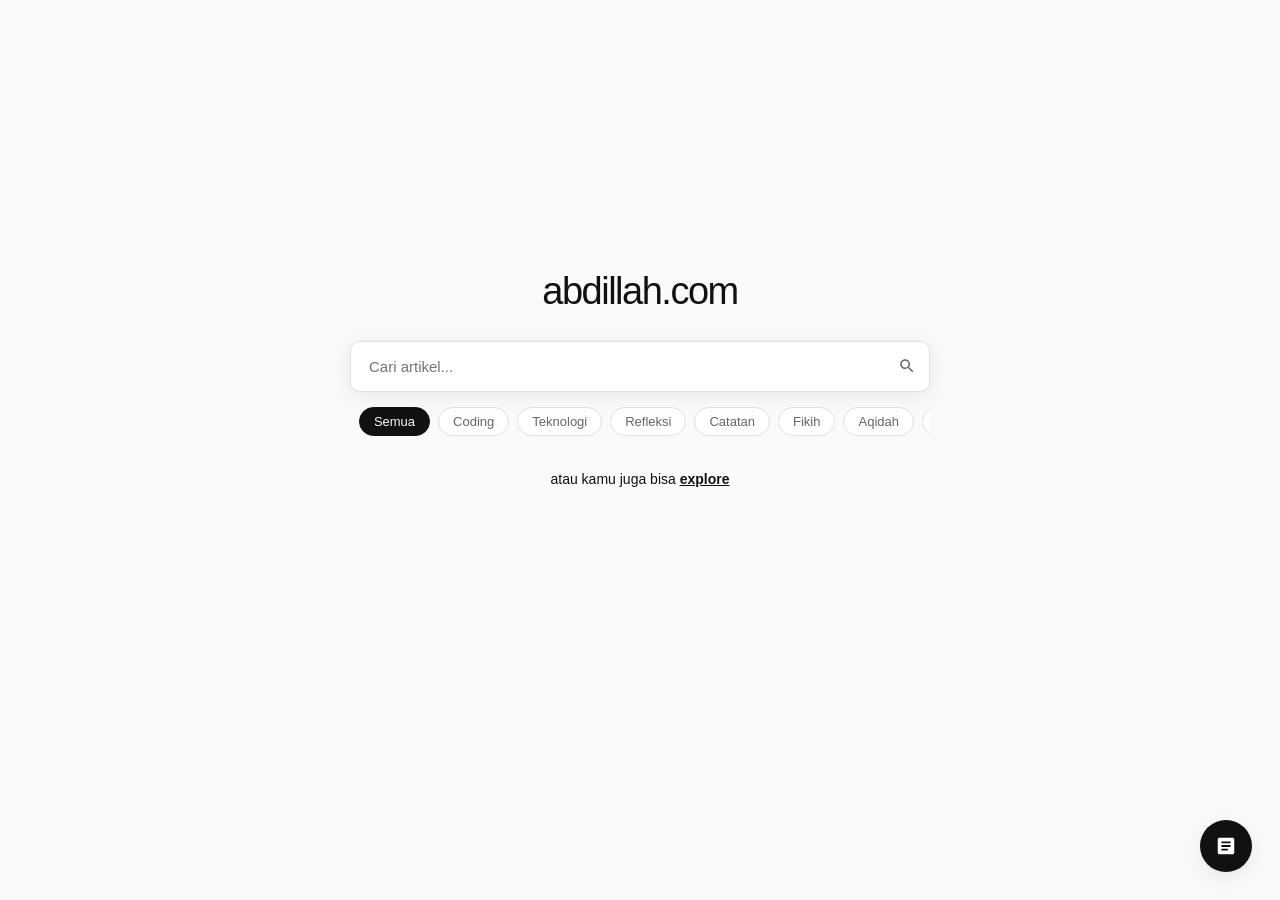
<file: index.html>
<!DOCTYPE html>
<html lang="id">
<head>
    <meta charset="UTF-8">
    <meta name="viewport" content="width=device-width, initial-scale=1.0">
    <title>abdillah.com - Catatan & Tulisan</title>
    <link rel="stylesheet" href="styles.css">
</head>

<style>
/* Cara Mematikan Highlighting (Selection) Global, Kecuali Isi Artikel
Biar pas orang buka pake HP gak sengaja nge-highlight teks tampilan menu/tombol yang malah bikin risih, kita bisa matikan fitur text selection lewat CSS secara global, tapi kita hidupkan khusus untuk area teks artikel (.article-body).

Tambahkan kode CSS ini di bagian paling atas atau bawah file style.css:

CSS */

/* Matikan seleksi teks untuk SELURUH HALAMAN secara default */
* {
    -webkit-user-select: none; /* Safari */
    -ms-user-select: none;    /* IE 10+ */
    user-select: none;        /* Standard */
}

/* KECUALI bagian isi artikel, tetap bisa di-highlight / di-copy */
.article-body, 
.article-body * {
    -webkit-user-select: text;
    -ms-user-select: text;
    user-select: text;
}


/* STYLING TAG YANG TOMBOLNYA DI SEKITAR CEARCH BAR  */
.category-filters {
    display: flex;
    gap: 8px;
    justify-content: flex-start /*center*/;
    margin: 15px 0 25px 0;
    flex-wrap: wrap;
    padding-left: 1ch;
    padding-right: 1ch;
}

.chip {
    background: var(--card-bg);
    border: 1px solid var(--border-color);
    color: var(--text-secondary);
    padding: 6px 14px;
    border-radius: 20px;
    font-size: 13px;
    cursor: pointer;
    transition: all 0.2s ease;
}

.chip:hover, .chip.active {
    background: var(--text-color);
    color: var(--bg-color);
    border-color: var(--text-color);
}

/* BIAR TAGS NNYA BISA DI GESER KALAU HP */

/* Sembunyikan scrollbar bawaan biar tetap kelihatan minimalis */

.category-filters {
    display: flex;
    flex-wrap: nowrap;         /* KUNCI UTAMA: Larang keras pindah ke baris bawah */
    gap: 8px;
    margin: 15px 0 25px 0;
    overflow-x: auto;          /* Bikin bisa digeser ke samping */
    white-space: nowrap;       /* Pastikan teks chip tidak turun baris */
    padding-bottom: 6px;       
    -webkit-overflow-scrolling: touch; 
}

/* Sembunyikan scrollbar bawaan */
.category-filters::-webkit-scrollbar {
    display: none;             
}
.category-filters {
    scrollbar-width: none;     
}

.chip {
    flex-shrink: 0;            /* Cegah chip ikut gepeng di HP */
}


</style>

<body>

<!-- DROPDOWN REKOMENDASI SAAT SEARCH DI-FOCUS -->
                <div id="searchDropdown" class="search-dropdown" style="z-index: 999999;">
                    <div class="dropdown-header">Hot Topics:</div>
		    <div id="dynamicHotList"></div>
                    <div class="dropdown-item" data-query="Menahan Syahwat">↪ Menahan Syahwat</div>
                    <div class="dropdown-item" data-query="Cara Menjadi Ahlul Quran">↪ Cara Menjadi Ahlul Quran</div>
                    <div class="dropdown-item" data-query="Ikhtilaf">↪ Ikhtilaf tanaawwu' dan tadhaad</div>
                    <hr class="dropdown-divider">
                    <div class="dropdown-item command" data-query="@all"><strong>@all</strong> untuk menampilkan semua artikel</div>
                    <div class="dropdown-item command" data-query="@new"><strong>@new</strong> untuk menampilkan artikel pekan ini</div>
                    <div class="dropdown-item command" data-query="@hot"><strong>@hot</strong> untuk menampilkan artikel yg urgen</div>
                </div>



    <div class="wrapper" id="mainWrapper">
        <!-- Header / Logo -->
        <div class="header-area">
            <a href="index.html" class="logo">abdillah.com</a>
        </div>

        <!-- Search Container -->
        <div class="search-container">
            <div class="search-wrapper">
                <input type="text" id="searchBox" class="search-box" placeholder="Cari artikel...">
                <button class="search-btn" id="searchBtn">
                    <svg viewBox="0 0 24 24"><path d="M15.5 14h-.79l-.28-.27C15.41 12.59 16 11.11 16 9.5 16 5.91 13.09 3 9.5 3S3 5.91 3 9.5 5.91 16 9.5 16c1.61 0 3.09-.59 4.23-1.57l.27.28v.79l5 4.99L20.49 19l-4.99-5zm-6 0C7.01 14 5 11.99 5 9.5S7.01 5 9.5 5 14 7.01 14 9.5 11.99 14 9.5 14z"/></svg>
                </button>



<!---->                

            </div>

<!-- Kategori Filter Chips -->
<div class="category-filters" id="categoryFilters">
    <button class="chip active" data-cat="all">Semua</button>
    <button class="chip" data-cat="Coding">Coding</button>
    <button class="chip" data-cat="Teknologi">Teknologi</button>
    <button class="chip" data-cat="Refleksi">Refleksi</button>
    <button class="chip" data-cat="Catatan">Catatan</button>
    <button class="chip" data-cat="Fikih">Fikih</button>
    <button class="chip" data-cat="Aqidah">Aqidah</button>
    <button class="chip" data-cat="Hakekat">Hakekat</button>
</div> <br>

            <!-- Teks Explore di Bawah Search Bar -->
            <div class="explore-hint" style="font-size: 14px; margin-top: -14px; text-align: center;">
                atau kamu juga bisa <span id="exploreBtn">explore</span>
            </div>
        </div>



        <!-- Area Hasil Artikel -->
        <div class="content-area" id="contentArea">
            <div class="results-list" id="resultsList"></div>
            <div id="infoText" class="info-text" style="display: none;">Artikel tidak ditemukan...</div>
        </div>
    </div>

    <!-- Floating Bubble Menu -->
    <div class="floating-container">
        <div id="floatMenu" class="float-menu">
            <button id="btnBackToTop">⬆️ Naik ke Atas</button>
            <button id="btnSwitchTheme">🌓 Ganti Tema</button>
        </div>
      <!--  <button id="floatBubble" class="float-btn" title="Menu">
            <svg viewBox="0 0 24 24" width="22" height="22"><path fill="currentColor" d="M12 8c1.1 0 2-.9 2-2s-.9-2-2-2-2 .9-2 2 .9 2 2 2zm0 2c-1.1 0-2 .9-2 2s.9 2 2 2 2-.9 2-2-.9-2-2-2zm0 6c-1.1 0-2 .9-2 2s.9 2 2 2 2-.9 2-2-.9-2-2-2z"/></svg>
        </button>  -->

<button id="floatBubble" class="float-btn" title="Menu">
    <svg viewBox="0 0 24 24" width="22" height="22"><path fill="currentColor" d="M19 3H5c-1.1 0-2 .9-2 2v14c0 1.1.9 2 2 2h14c1.1 0 2-.9 2-2V5c0-1.1-.9-2-2-2zm-5 14H7v-2h7v2zm3-4H7v-2h10v2zm0-4H7V7h10v2z"/></svg>
</button>

    </div>

    <script src="script.js"></script>
    <script>
        const searchBox = document.getElementById('searchBox');
        const searchDropdown = document.getElementById('searchDropdown');
        const exploreBtn = document.getElementById('exploreBtn');
        const resultsList = document.getElementById('resultsList');
        const infoText = document.getElementById('infoText');
        const wrapper = document.getElementById('mainWrapper');

        // Render awal kosong / tampilkan beberapa artikel santai
        function renderArticles(data) {
            resultsList.innerHTML = '';
            if (data.length === 0) {
                infoText.style.display = 'block';
                return;
            }
            infoText.style.display = 'none';
            
            data.forEach(item => {
                const card = document.createElement('a');
                card.href = item.url;
                card.className = 'result-item';
                card.innerHTML = `
                    ${item.image ? `<img src="${item.image}" class="result-img" alt="Thumbnail">` : ''}
                    <div class="result-content">
                        <div class="result-meta">
                            <span class="badge">${item.badge || 'tulisan'}</span>
                            <span>${item.date}</span>
                        </div>
                        <div class="result-title">${item.title}</div>
                        <div class="result-caption">${item.caption}</div>
                    </div>
                `;
                resultsList.appendChild(card);
            });
        }

        // Logika Filter Pintar (Support @all, @new, @hot, & Keyword)
        function handleSearch(query) {
            const q = query.trim().toLowerCase();
            if (q === '') {
                wrapper.classList.remove('searched');
                resultsList.innerHTML = '';
                return;
            }

            wrapper.classList.add('searched');
            searchDropdown.classList.remove('active');

            let filtered = [];
            if (q === '@all') {
                filtered = articles; // Munculkan semua buat doom scrolling
            } else if (q === '@new') {
                filtered = articles.filter(item => item.badge === 'baru' || item.badge === 'hot');
            } else if (q === '@hot') {
                filtered = articles.filter(item => item.badge === 'hot' || item.badge === 'up');
            } else {
                filtered = articles.filter(item => 
                    item.title.toLowerCase().includes(q) || 
                    item.caption.toLowerCase().includes(q)
                );
            }
            renderArticles(filtered);
        }

        // Event Input Search Bar
        searchBox.addEventListener('input', (e) => {
            handleSearch(e.target.value);
        });

        // Tampilkan Dropdown saat Search Bar diklik / focus
        searchBox.addEventListener('focus', () => {
            searchDropdown.classList.add('active');
        });

        // Klik tombol Explore -> Otomatis isi "@all" & trigger search
        exploreBtn.addEventListener('click', () => {
            searchBox.value = '@all';
            handleSearch('@all');
            searchDropdown.classList.remove('active');
        });

        // Klik item di dalam dropdown rekomendasi
        document.querySelectorAll('.dropdown-item').forEach(item => {
            item.addEventListener('click', () => {
                const val = item.getAttribute('data-query');
                searchBox.value = val;
                handleSearch(val);
            });
        });

        // Tutup dropdown kalau klik di luar area search box
        window.addEventListener('click', (e) => {
            if (!searchBox.contains(e.target) && !searchDropdown.contains(e.target)) {
                searchDropdown.classList.remove('active');
            }
        });

        // Floating Menu & Theme Toggle
        const floatBubble = document.getElementById('floatBubble');
        const floatMenu = document.getElementById('floatMenu');
        floatBubble.addEventListener('click', () => floatMenu.classList.toggle('active'));

        document.getElementById('btnBackToTop').addEventListener('click', () => {
            window.scrollTo({ top: 0, behavior: 'smooth' });
            floatMenu.classList.remove('active');
        });

        document.getElementById('btnSwitchTheme').addEventListener('click', () => {
            const current = document.documentElement.getAttribute('data-theme') === 'dark' ? 'light' : 'dark';
            document.documentElement.setAttribute('data-theme', current);
            localStorage.setItem('abdullah_theme', current);
            floatMenu.classList.remove('active');
        });

        const saved = localStorage.getItem('abdullah_theme');
        if (saved) document.documentElement.setAttribute('data-theme', saved);


// Generate Hot Topics otomatis dari data articles yang ber-badge 'hot'
const dynamicHotList = document.getElementById('dynamicHotList');
if (typeof articles !== 'undefined') {
   // SEBELUMNYA: const hotArticles = articles.filter(item => item.badge === 'hot');
    const hotArticles = articles.filter(item => item.badge === 'hot').slice(0, 2);
                                                       			//SLICE 0,2: berarti maksimal hot item yg di munculin cuma 2 yg dinamis.

    hotArticles.forEach(item => {
        const div = document.div || document.createElement('div'); // fallback aman
        const itemDiv = document.createElement('div');
        itemDiv.className = 'dropdown-item';
        itemDiv.setAttribute('data-query', item.title);
        itemDiv.innerHTML = `↪ ${item.title}`;
        
        // Event klik buat langsung nge-search judul tersebut
        itemDiv.addEventListener('click', () => {
            searchBox.value = item.title;
            handleSearch(item.title);
        });
        
        dynamicHotList.appendChild(itemDiv);
    });
}

searchBox.addEventListener('focus', () => {
    // Ambil posisi kotak search di layar secara akurat
    const rect = searchBox.getBoundingClientRect();
    searchDropdown.style.top = (rect.bottom + window.scrollY + 6) + 'px';
    searchDropdown.style.left = (rect.left + window.scrollX) + 'px';
    searchDropdown.style.width = rect.width + 'px';
    
    searchDropdown.classList.add('active');
});


// TAG FILTER

// Logika Filter Berdasarkan Kategori Chip
// Pastikan variabel chips dipanggil setelah dokumen siap
const chips = document.querySelectorAll('.chip');

chips.forEach(chip => {
    chip.addEventListener('click', () => {
        // 1. Bersihkan semua kelas active
        chips.forEach(c => c.classList.remove('active'));
        // 2. Tandai chip yang sedang ditekan
        chip.classList.add('active');

        const selectedTag = chip.getAttribute('data-cat');
        wrapper.classList.add('searched');

        if (selectedTag === 'all') {
            renderArticles(articles);
        } else {
            // 3. Filter aman dengan pengecekan array tags
            const filtered = articles.filter(item => 
                item.tags && item.tags.includes(selectedTag)
            );
            renderArticles(filtered);
        }
    });
});

    </script>
</body>
</html>
</file>
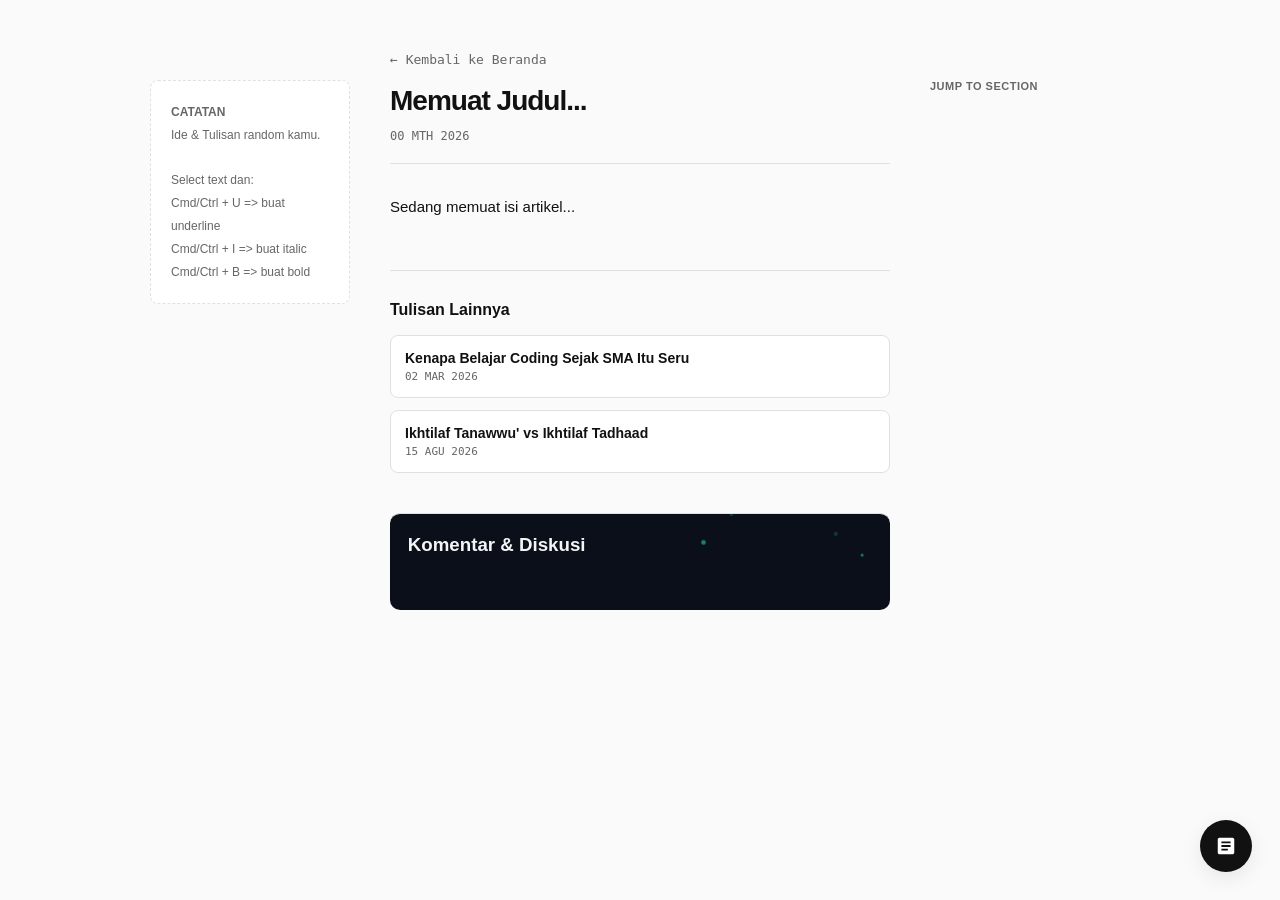
<file: article.html>
<!DOCTYPE html>
<html lang="id">
<head>
    <meta charset="UTF-8">
    <meta name="viewport" content="width=device-width, initial-scale=1.0">
    <title>Memuat Artikel... - abdullah.com</title>
    <link rel="stylesheet" href="style.css">
</head>

<style>
/* Cara Mematikan Highlighting (Selection) Global, Kecuali Isi Artikel
Biar pas orang buka pake HP gak sengaja nge-highlight teks tampilan menu/tombol yang malah bikin risih, kita bisa matikan fitur text selection lewat CSS secara global, tapi kita hidupkan khusus untuk area teks artikel (.article-body).

Tambahkan kode CSS ini di bagian paling atas atau bawah file style.css:

CSS */

/* Matikan seleksi teks untuk SELURUH HALAMAN secara default */
* {
    -webkit-user-select: none; /* Safari */
    -ms-user-select: none;    /* IE 10+ */
    user-select: none;        /* Standard */
}

/* KECUALI bagian isi artikel, tetap bisa di-highlight / di-copy */
.article-body, 
.article-body * {
    -webkit-user-select: text;
    -ms-user-select: text;
    user-select: text;
}
</style>

<body>

    <div class="article-layout">
        <!-- Panel Kiri 
        <div class="side-panel">
            <div class="ad-box">
                <p><strong>CATATAN</strong><br>Sanad & Tulisan</p>
            </div>
        </div> -->

<div class="side-panel">
    <div class="ad-box" id="editableNote" contenteditable="true" spellcheck="false" placeholder="Tulis catatan di sini..." style="line-height: 1.9; text-align: left;">
        <div contenteditable="false" style="text-align: centre;"><strong>CATATAN</strong><br>Ide & Tulisan random kamu.</div>
        <br>Select text dan:
        <br>Cmd/Ctrl + U => buat underline
        <br>Cmd/Ctrl + I => buat italic
        <br>Cmd/Ctrl + B => buat bold
    </div>
</div>

        <!-- Konten Utama -->
        <div class="article-container">
            <div class="article-header">
                <a href="index.html" class="back-link">← Kembali ke Beranda</a>
                <h1 class="article-title" id="artTitle">Memuat Judul...</h1>
                <div class="article-date" id="artDate">00 MTH 2026</div>
            </div>

            <div class="article-body" id="artBody">
                <p>Sedang memuat isi artikel...</p>
            </div>

            <!-- Rekomendasi Artikel Lain (Random) -->
            <div class="recommendations">
                <div class="rec-title">Tulisan Lainnya</div>
                <div class="rec-grid" id="recContainer"></div>
            </div>


	    <!-- CHAT & FORUM 
<section class="comments-section" style="margin-top: 40px; padding: 2ch; padding-top: 20px; border-top: 1px solid var(--border-color); margin-bottom: 30px; border-radius: 10px; background: #222;">
    <h3>Komentar & Diskusi</h3> 
    <br><br>
<script src="https://giscus.app/client.js"
        data-repo="greenarchivesa-commits/abdillah.id"
        data-repo-id="R_kgDOUL2u_A"
        data-category="General"
        data-category-id="DIC_kwDOUL2u_M4DEw-X"
        data-mapping="pathname"
        data-strict="0"
        data-reactions-enabled="1"
        data-emit-metadata="1"
        data-input-position="top"
        data-theme="transparent_dark"
        data-lang="id"
        crossorigin="anonymous"
        async>
</script>
</section> -->

<!-- CHAT & FORUM -->
<section class="comments-section" style="position: relative; margin-top: 40px; padding: 2ch; padding-top: 20px; border-top: 1px solid var(--border-color); margin-bottom: 30px; border-radius: 10px; background: #0B0F19; overflow: hidden;">
    
    <!-- Canvas Animasi Background Teal -->
    <canvas id="giscus-bg-canvas" style="position: absolute; top: 0; left: 0; width: 100%; height: 100%; z-index: 0; pointer-events: none;"></canvas>

    <!-- Wrapper Biar Konten & Giscus Ada di Atas Animasi -->
    <div style="position: relative; z-index: 1;">
        <h3 style="color: #F3F4F6;">Komentar & Diskusi</h3> 
        <br><br>
        <script src="https://giscus.app/client.js"
                data-repo="greenarchivesa-commits/abdillah.id"
                data-repo-id="R_kgDOUL2u_A"
                data-category="General"
                data-category-id="DIC_kwDOUL2u_M4DEw-X"
                data-mapping="pathname"
                data-strict="0"
                data-reactions-enabled="1"
                data-emit-metadata="1"
                data-input-position="top"
                data-theme="transparent_dark"
                data-lang="id"
                crossorigin="anonymous"
                async>
        </script>
    </div>

    <!-- Tempat penampung komentar -->
<div id="giscus-container"></div>
</section>

<!-- Skrip JavaScript Animasi Partikel -->
<script>
    window.addEventListener('DOMContentLoaded', () => {
        const canvas = document.getElementById('giscus-bg-canvas');
        const ctx = canvas.getContext('2d');
        const section = canvas.parentElement;

        let particlesArray = [];

        function resizeCanvas() {
            canvas.width = section.offsetWidth;
            canvas.height = section.offsetHeight;
        }

        window.addEventListener('resize', resizeCanvas);
        resizeCanvas();

        class Particle {
            constructor() {
                this.x = Math.random() * canvas.width;
                this.y = Math.random() * canvas.height;
                this.size = Math.random() * 2 + 0.5;
                this.speedX = (Math.random() - 0.5) * 0.3;
                this.speedY = (Math.random() - 0.5) * 0.3;
                this.opacity = Math.random() * 0.4 + 0.15;
            }
            update() {
                this.x += this.speedX;
                this.y += this.speedY;

                if (this.x > canvas.width) this.x = 0;
                else if (this.x < 0) this.x = canvas.width;

                if (this.y > canvas.height) this.y = 0;
                else if (this.y < 0) this.y = canvas.height;
            }
            draw() {
                ctx.fillStyle = `rgba(45, 212, 191, ${this.opacity})`; // Warna Teal khas
                ctx.beginPath();
                ctx.arc(this.x, this.y, this.size, 0, Math.PI * 2);
                ctx.fill();
            }
        }

        function initParticles() {
            particlesArray = [];
            const numberOfParticles = Math.floor((canvas.width * canvas.height) / 10000);
            for (let i = 0; i < numberOfParticles; i++) {
                particlesArray.push(new Particle());
            }
        }

        function animate() {
            // Update tinggi canvas dinamis kalau Giscus-nya udah load/panjang
            if (canvas.height !== section.offsetHeight) {
                canvas.height = section.offsetHeight;
            }

            ctx.clearRect(0, 0, canvas.width, canvas.height);
            for (let i = 0; i < particlesArray.length; i++) {
                particlesArray[i].update();
                particlesArray[i].draw();
            }
            requestAnimationFrame(animate);
        }

        setTimeout(() => {
            resizeCanvas();
            initParticles();
            animate();
        }, 500);
    });
</script>

<!-- Tempat penampung komentar 
<div id="giscus-container"></div> -->

<script>
    function loadGiscus() {
        // Hapus elemen Giscus yang lama kalau ada, biar gak numpuk
        const container = document.getElementById('giscus-container');
        container.innerHTML = '';

        // Bikin elemen script baru secara dinamis
        const script = document.createElement('script');
        script.src = "https://giscus.app/client.js";
        script.setAttribute("data-repo", "greenarchivesa-commits/abdillah.id");
        script.setAttribute("data-repo-id", "R_kgDOUL2u_A");
        script.setAttribute("data-category", "General"); // Sesuaikan nama kategori lu
        script.setAttribute("data-category-id", "DIC_kwDOUL2u_M4DEw-X"); // Masukin ID kategori lu yg bener
//      script.setAttribute("data-mapping", "pathname");
        script.setAttribute("data-mapping", "url"); // <--- Ubah dari "pathname" jadi "url"
        script.setAttribute("data-strict", "0");
        script.setAttribute("data-reactions-enabled", "1");
        script.setAttribute("data-emit-metadata", "1");
        script.setAttribute("data-input-position", "top");
        script.setAttribute("data-theme", "preferred_color_scheme");
        script.setAttribute("data-lang", "id");
        script.crossOrigin = "anonymous";
        script.async = true;

        container.appendChild(script);
    }

    // Jalankan fungsi saat halaman pertama kali dibuka
    window.addEventListener('DOMContentLoaded', loadGiscus);
</script>

        </div>

        <!-- Panel Kanan (Jump to / Daftar Isi Desktop) -->
        <div class="side-panel toc-panel">
            <div class="toc-title">Jump to section</div>
            <ul class="toc-list" id="tocList"></ul>
        </div>
    </div>

    <!-- FULLSCREEN OVERLAY JUMP TO (Animasi Fade Menutup Layar) -->
    <div id="jumpOverlay" class="jump-overlay">
        <div class="jump-overlay-content">
            <div class="jump-overlay-title">Jump to section</div>
            <ul class="jump-overlay-list" id="jumpOverlayList">
                <!-- List sub-judul masuk sini secara otomatis -->
            </ul>
            <button id="jumpCloseBtn" class="jump-close-btn">Tutup</button>
        </div>
    </div>

    <!-- Floating Bubble Menu -->
    <div class="floating-container">
        <div id="floatMenu" class="float-menu">
            <button id="btnTocMobile">📑 Jump to...</button>
            <button id="btnBackToTop">⬆️ Naik ke Atas</button>
            <button id="btnSwitchTheme">🌓 Ganti Tema</button>
        </div>
<!--
        <button id="floatBubble" class="float-btn" title="Menu">
            <svg viewBox="0 0 24 24" width="22" height="22"><path fill="currentColor" d="M12 8c1.1 0 2-.9 2-2s-.9-2-2-2-2 .9-2 2 .9 2 2 2zm0 2c-1.1 0-2 .9-2 2s.9 2 2 2 2-.9 2-2-.9-2-2-2zm0 6c-1.1 0-2 .9-2 2s.9 2 2 2 2-.9 2-2-.9-2-2-2z"/></svg>
        </button>. -->

<button id="floatBubble" class="float-btn" title="Menu">
    <svg viewBox="0 0 24 24" width="22" height="22"><path fill="currentColor" d="M19 3H5c-1.1 0-2 .9-2 2v14c0 1.1.9 2 2 2h14c1.1 0 2-.9 2-2V5c0-1.1-.9-2-2-2zm-5 14H7v-2h7v2zm3-4H7v-2h10v2zm0-4H7V7h10v2z"/></svg>
</button>



    </div>

    <!-- SCRIPT UTAMA -->
    <script src="script.js"></script>
    <script>
        const urlParams = new URLSearchParams(window.location.search);
        const fileName = urlParams.get('file');

        const artTitle = document.getElementById('artTitle');
        const artDate = document.getElementById('artDate');
        const artBody = document.getElementById('artBody');
        const tocList = document.getElementById('tocList');
        const recContainer = document.getElementById('recContainer');
        
        const jumpOverlay = document.getElementById('jumpOverlay');
        const jumpOverlayList = document.getElementById('jumpOverlayList');
        const jumpCloseBtn = document.getElementById('jumpCloseBtn');
        const btnTocMobile = document.getElementById('btnTocMobile');

        if (fileName) {
            const script = document.createElement('script');
            script.src = `articles/${fileName}.js`;

            script.onload = () => {
                if (window.currentArticleData) {
                    const current = window.currentArticleData;
                    artTitle.textContent = current.title;
                    artDate.textContent = current.date;
                    artBody.innerHTML = current.content;
                    document.title = `${current.title} - abdullah.com`;

                    // Generate Table of Contents (Desktop & Overlay Mobile)
                    const headings = artBody.querySelectorAll('h2');
                    headings.forEach(h => {
                        if (!h.id) {
                            h.id = h.textContent.toLowerCase().replace(/[^a-z0-9]+/g, '-');
                        }
                        
                        // Panel Kanan Desktop
                        const liDesktop = document.createElement('li');
                        liDesktop.innerHTML = `<a href="#${h.id}">${h.textContent}</a>`;
                        tocList.appendChild(liDesktop);

                        // Menu Overlay Fullscreen
                        const liOverlay = document.createElement('li');
                        liOverlay.innerHTML = `<a href="#${h.id}" class="overlay-link">${h.textContent}</a>`;
                        jumpOverlayList.appendChild(liOverlay);
                    });

                    // Klik link di overlay otomatis nutup overlay dan scroll halus
                    document.querySelectorAll('.overlay-link').forEach(link => {
                        link.addEventListener('click', () => {
                            jumpOverlay.classList.remove('active');
                        });
                    });
                }
            };

            script.onerror = () => {
                artTitle.textContent = "Artikel Tidak Ditemukan";
                artBody.innerHTML = "<p>File artikel tidak tersedia.</p>";
            };

            document.body.appendChild(script);
        }

        // 2. TULISAN LAINNYA: ACAK (RANDOM) DINAMIS SETIAP REFRESH
        if (typeof articles !== 'undefined') {
            // Saring artikel selain yang sedang dibuka
            let otherArticles = articles.filter(item => item.file !== fileName);
            
            // Algoritma Randomize Array (Fisher-Yates Shuffle)
            otherArticles.sort(() => Math.random() - 0.5);

            // Ambil maksimal 2 artikel acak teratas buat rekomendasi
            let randomized = otherArticles.slice(0, 2);

            randomized.forEach(item => {
                const card = document.createElement('a');
                card.href = `article.html?file=${item.file}`;
                card.className = 'rec-card';
                card.innerHTML = `
                    <div class="rec-card-title">${item.title}</div>
                    <div class="rec-card-date">${item.date}</div>
                `;
                recContainer.appendChild(card);
            });
        }

        // 3. KONTROL INTERAKSI & MOBILE RESPONSIVE
        const floatBubble = document.getElementById('floatBubble');
        const floatMenu = document.getElementById('floatMenu');
        
        floatBubble.addEventListener('click', () => floatMenu.classList.toggle('active'));
        
        window.addEventListener('click', (e) => {
            if (!floatBubble.contains(e.target) && !floatMenu.contains(e.target)) {
                floatMenu.classList.remove('active');
            }
        });

        document.getElementById('btnBackToTop').addEventListener('click', () => {
            window.scrollTo({ top: 0, behavior: 'smooth' });
            floatMenu.classList.remove('active');
        });

        // Buka Fullscreen Overlay Jump To
        btnTocMobile.addEventListener('click', () => {
            floatMenu.classList.remove('active');
            jumpOverlay.classList.add('active');
        });

        // Tutup Fullscreen Overlay
        jumpCloseBtn.addEventListener('click', () => {
            jumpOverlay.classList.remove('active');
        });

        // Toggle Theme & LocalStorage
        document.getElementById('btnSwitchTheme').addEventListener('click', () => {
            const current = document.documentElement.getAttribute('data-theme') === 'dark' ? 'light' : 'dark';
            document.documentElement.setAttribute('data-theme', current);
            localStorage.setItem('abdullah_theme', current);
            floatMenu.classList.remove('active');
        });

        const saved = localStorage.getItem('abdullah_theme');
        if (saved) document.documentElement.setAttribute('data-theme', saved);



const noteBox = document.getElementById('editableNote');

// 1. Ambil catatan yang tersimpan sebelumnya saat halaman dibuka
const savedNote = localStorage.getItem('abdullah_side_note');
if (savedNote) {
    noteBox.innerHTML = savedNote;
}

// 2. Auto-save otomatis setiap kali lu ngetik (event 'input')
noteBox.addEventListener('input', () => {
    localStorage.setItem('abdullah_side_note', noteBox.innerHTML);
});

    </script>
</body>
</html>
</file>
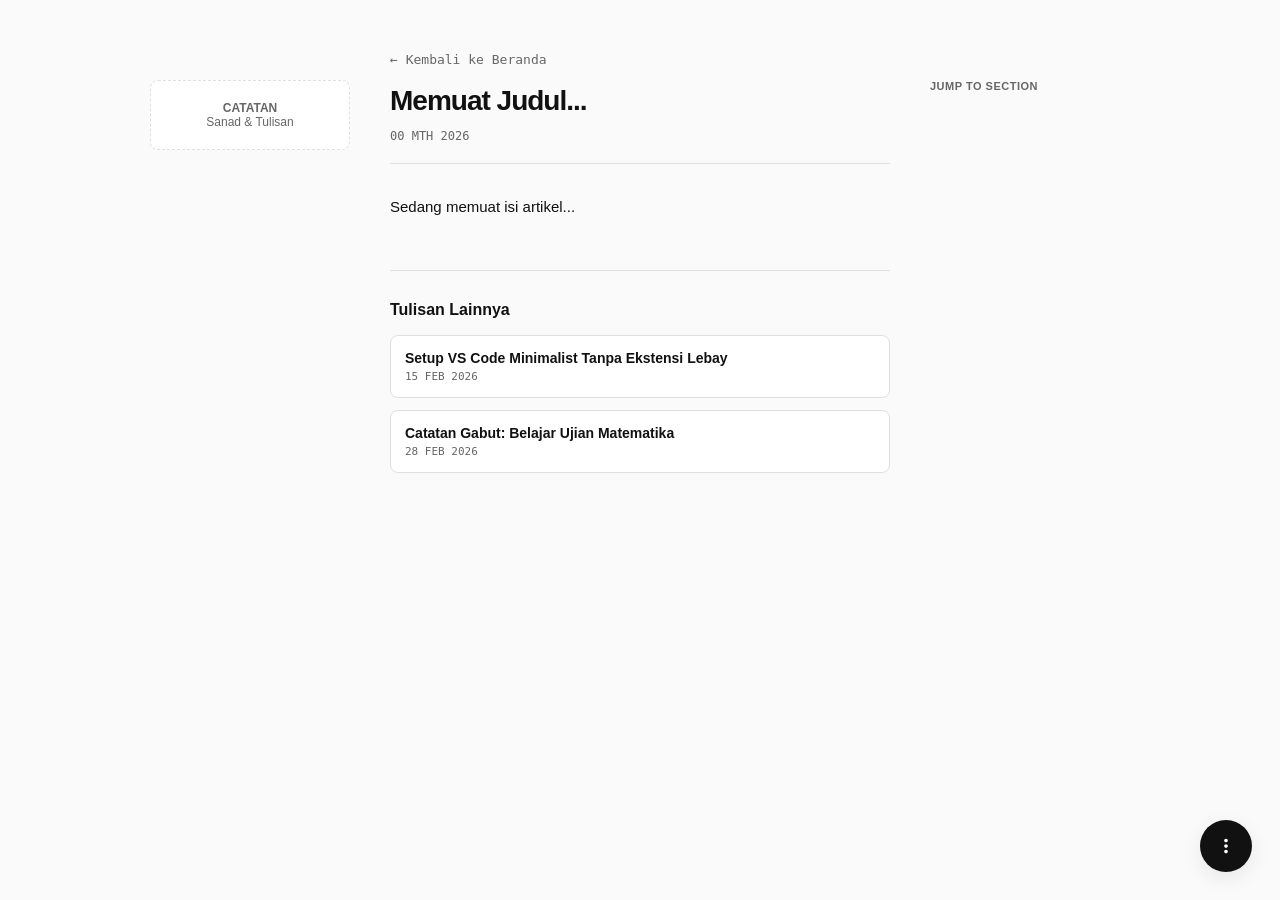
<file: project-folder/article.html>
<!DOCTYPE html>
<html lang="id">
<head>
    <meta charset="UTF-8">
    <meta name="viewport" content="width=device-width, initial-scale=1.0">
    <title>Memuat Artikel... - abdullah.com</title>
    <link rel="stylesheet" href="style.css">
</head>
<body>

    <div class="article-layout">
        <!-- Panel Kiri -->
        <div class="side-panel">
            <div class="ad-box">
                <p><strong>CATATAN</strong><br>Sanad & Tulisan</p>
            </div>
        </div>

        <!-- Konten Utama -->
        <div class="article-container">
            <div class="article-header">
                <a href="index.html" class="back-link">← Kembali ke Beranda</a>
                <h1 class="article-title" id="artTitle">Memuat Judul...</h1>
                <div class="article-date" id="artDate">00 MTH 2026</div>
            </div>

            <div class="article-body" id="artBody">
                <p>Sedang memuat isi artikel...</p>
            </div>

            <!-- Rekomendasi Artikel Lain (Random) -->
            <div class="recommendations">
                <div class="rec-title">Tulisan Lainnya</div>
                <div class="rec-grid" id="recContainer"></div>
            </div>
        </div>

        <!-- Panel Kanan (Jump to / Daftar Isi Desktop) -->
        <div class="side-panel toc-panel">
            <div class="toc-title">Jump to section</div>
            <ul class="toc-list" id="tocList"></ul>
        </div>
    </div>

    <!-- FULLSCREEN OVERLAY JUMP TO (Animasi Fade Menutup Layar) -->
    <div id="jumpOverlay" class="jump-overlay">
        <div class="jump-overlay-content">
            <div class="jump-overlay-title">Jump to section</div>
            <ul class="jump-overlay-list" id="jumpOverlayList">
                <!-- List sub-judul masuk sini secara otomatis -->
            </ul>
            <button id="jumpCloseBtn" class="jump-close-btn">Tutup</button>
        </div>
    </div>

    <!-- Floating Bubble Menu -->
    <div class="floating-container">
        <div id="floatMenu" class="float-menu">
            <button id="btnTocMobile">📑 Jump to...</button>
            <button id="btnBackToTop">⬆️ Naik ke Atas</button>
            <button id="btnSwitchTheme">🌓 Ganti Tema</button>
        </div>
        <button id="floatBubble" class="float-btn" title="Menu">
            <svg viewBox="0 0 24 24" width="22" height="22"><path fill="currentColor" d="M12 8c1.1 0 2-.9 2-2s-.9-2-2-2-2 .9-2 2 .9 2 2 2zm0 2c-1.1 0-2 .9-2 2s.9 2 2 2 2-.9 2-2-.9-2-2-2zm0 6c-1.1 0-2 .9-2 2s.9 2 2 2 2-.9 2-2-.9-2-2-2z"/></svg>
        </button>
    </div>

    <!-- SCRIPT UTAMA -->
    <script src="script.js"></script>
    <script>
        const urlParams = new URLSearchParams(window.location.search);
        const fileName = urlParams.get('file');

        const artTitle = document.getElementById('artTitle');
        const artDate = document.getElementById('artDate');
        const artBody = document.getElementById('artBody');
        const tocList = document.getElementById('tocList');
        const recContainer = document.getElementById('recContainer');
        
        const jumpOverlay = document.getElementById('jumpOverlay');
        const jumpOverlayList = document.getElementById('jumpOverlayList');
        const jumpCloseBtn = document.getElementById('jumpCloseBtn');
        const btnTocMobile = document.getElementById('btnTocMobile');

        if (fileName) {
            const script = document.createElement('script');
            script.src = `articles/${fileName}.js`;

            script.onload = () => {
                if (window.currentArticleData) {
                    const current = window.currentArticleData;
                    artTitle.textContent = current.title;
                    artDate.textContent = current.date;
                    artBody.innerHTML = current.content;
                    document.title = `${current.title} - abdullah.com`;

                    // Generate Table of Contents (Desktop & Overlay Mobile)
                    const headings = artBody.querySelectorAll('h2');
                    headings.forEach(h => {
                        if (!h.id) {
                            h.id = h.textContent.toLowerCase().replace(/[^a-z0-9]+/g, '-');
                        }
                        
                        // Panel Kanan Desktop
                        const liDesktop = document.createElement('li');
                        liDesktop.innerHTML = `<a href="#${h.id}">${h.textContent}</a>`;
                        tocList.appendChild(liDesktop);

                        // Menu Overlay Fullscreen
                        const liOverlay = document.createElement('li');
                        liOverlay.innerHTML = `<a href="#${h.id}" class="overlay-link">${h.textContent}</a>`;
                        jumpOverlayList.appendChild(liOverlay);
                    });

                    // Klik link di overlay otomatis nutup overlay dan scroll halus
                    document.querySelectorAll('.overlay-link').forEach(link => {
                        link.addEventListener('click', () => {
                            jumpOverlay.classList.remove('active');
                        });
                    });
                }
            };

            script.onerror = () => {
                artTitle.textContent = "Artikel Tidak Ditemukan";
                artBody.innerHTML = "<p>File artikel tidak tersedia.</p>";
            };

            document.body.appendChild(script);
        }

        // 2. TULISAN LAINNYA: ACAK (RANDOM) DINAMIS SETIAP REFRESH
        if (typeof articles !== 'undefined') {
            // Saring artikel selain yang sedang dibuka
            let otherArticles = articles.filter(item => item.file !== fileName);
            
            // Algoritma Randomize Array (Fisher-Yates Shuffle)
            otherArticles.sort(() => Math.random() - 0.5);

            // Ambil maksimal 2 artikel acak teratas buat rekomendasi
            let randomized = otherArticles.slice(0, 2);

            randomized.forEach(item => {
                const card = document.createElement('a');
                card.href = `article.html?file=${item.file}`;
                card.className = 'rec-card';
                card.innerHTML = `
                    <div class="rec-card-title">${item.title}</div>
                    <div class="rec-card-date">${item.date}</div>
                `;
                recContainer.appendChild(card);
            });
        }

        // 3. KONTROL INTERAKSI & MOBILE RESPONSIVE
        const floatBubble = document.getElementById('floatBubble');
        const floatMenu = document.getElementById('floatMenu');
        
        floatBubble.addEventListener('click', () => floatMenu.classList.toggle('active'));
        
        window.addEventListener('click', (e) => {
            if (!floatBubble.contains(e.target) && !floatMenu.contains(e.target)) {
                floatMenu.classList.remove('active');
            }
        });

        document.getElementById('btnBackToTop').addEventListener('click', () => {
            window.scrollTo({ top: 0, behavior: 'smooth' });
            floatMenu.classList.remove('active');
        });

        // Buka Fullscreen Overlay Jump To
        btnTocMobile.addEventListener('click', () => {
            floatMenu.classList.remove('active');
            jumpOverlay.classList.add('active');
        });

        // Tutup Fullscreen Overlay
        jumpCloseBtn.addEventListener('click', () => {
            jumpOverlay.classList.remove('active');
        });

        // Toggle Theme & LocalStorage
        document.getElementById('btnSwitchTheme').addEventListener('click', () => {
            const current = document.documentElement.getAttribute('data-theme') === 'dark' ? 'light' : 'dark';
            document.documentElement.setAttribute('data-theme', current);
            localStorage.setItem('abdullah_theme', current);
            floatMenu.classList.remove('active');
        });

        const saved = localStorage.getItem('abdullah_theme');
        if (saved) document.documentElement.setAttribute('data-theme', saved);
    </script>
</body>
</html>
</file>
<file: styles.css>
::selection {
  color: white;
  background: dodgerblue;
}

:root {
    --bg-color: #fafafa;
    --text-color: #111111;
    --text-secondary: #666666;
    --border-color: #e0e0e0;
    --hover-bg: #f0f0f0;
    --card-bg: #ffffff;
    --badge-bg: #111111;
    --badge-text: #ffffff;
    --float-bg: #111111;
    --float-text: #ffffff;
    --shadow: rgba(0, 0, 0, 0.08);
    --text-red: #00afef;
    --text-red-s: #f2fcff;
}

[data-theme="dark"] {
    --bg-color: #0d0d0d;
    --text-color: #ededed;
    --text-secondary: #888888;
    --border-color: #262626;
    --hover-bg: #171717;
    --card-bg: #141414;
    --badge-bg: #ededed;
    --badge-text: #0d0d0d;
    --float-bg: #ededed;
    --float-text: #0d0d0d;
    --shadow: rgba(0, 0, 0, 0.5);
    --text-red-s: #009bca;
    --text-red: #dbf5ff;
}

* {
    box-sizing: border-box;
    margin: 0;
    padding: 0;
    font-family: -apple-system, BlinkMacSystemFont, "Segoe UI", Roboto, Helvetica, Arial, sans-serif;
}

body {
    background-color: var(--bg-color);
    color: var(--text-color);
    min-height: 100vh;
    display: flex;
    flex-direction: column;
    align-items: center;
    padding: 30px 16px;
    overflow-x: hidden;
}

.wrapper {
    width: 100%;
    max-width: 580px;
    display: flex;
    flex-direction: column;
    align-items: center;
    justify-content: center;
    min-height: 80vh;
    transition: all 0.5s cubic-bezier(0.19, 1, 0.22, 1);
}

.wrapper.searched {
    min-height: auto;
    justify-content: flex-start;
    padding-top: 10px;
}

.header-area {
    text-align: center;
    margin-bottom: 28px;
    transition: all 0.5s cubic-bezier(0.19, 1, 0.22, 1);
    animation: dropIn 0.8s cubic-bezier(0.19, 1, 0.22, 1) forwards;
}

.wrapper.searched .header-area {
    width: 100%;
    display: flex;
    justify-content: space-between;
    align-items: center;
    margin-bottom: 24px;
    position: sticky;
    top: 0;
    background-color: var(--bg-color);
    padding: 14px 0;
    z-index: 100;
    border-bottom: 1px solid var(--border-color);
    backdrop-filter: blur(12px);
    animation: none;
}

.logo {
    font-size: 38px;
    font-weight: 500;
    letter-spacing: -1.5px;
    text-decoration: none;
    color: var(--text-color);
    display: inline-block;
}

/*.logo::before {
    content: "a";
    color: var(--text-red);
    font-weight: 600;
    transform: rotate(-7deg);
    display: inline-block;

    letter-spacing: 2px;
    background: var(--text-red-s);
    padding: 5px;
    border: 1px solid var(--text-red);
    border-radius: 5px;
    box-shadow: 1px 2px 100px var(--text-red);
    font-size: 40px;
} 

.logo::after {
    content: "_";
    color: var(--text-secondary);
    font-weight: 400;
    animation: blink 1.2s infinite;
}. */

.wrapper.searched .logo {
    font-size: 20px;
    letter-spacing: -0.5px;
}

.search-container {
    width: 100%;
    margin-bottom: 24px;
    animation: fadeInUp 0.8s cubic-bezier(0.19, 1, 0.22, 1) 0.1s forwards;
    opacity: 0;
}

.search-wrapper {
    position: relative;
    width: 100%;
}

.search-box {
    width: 100%;
    padding: 16px 50px 16px 18px;
    font-size: 15px;
    border: 1px solid var(--border-color);
    background: var(--card-bg);
    color: var(--text-color);
    outline: none;
    border-radius: 10px;
    box-shadow: 0 4px 20px var(--shadow);
    transition: all 0.3s cubic-bezier(0.19, 1, 0.22, 1);
}

.search-box:focus {
    border-color: var(--text-color);
    box-shadow: 0 0 0 3px var(--border-color), 0 8px 30px var(--shadow);
    transform: scale(1.01);
}

.search-btn {
    position: absolute;
    right: 6px;
    top: 50%;
    transform: translateY(-50%);
    background: transparent;
    border: none;
    cursor: pointer;
    padding: 8px;
    display: flex;
    align-items: center;
    justify-content: center;
    transition: transform 0.2s ease;
}

.search-btn:active {
    transform: translateY(-50%) scale(0.9);
}

.search-btn svg {
    width: 18px;
    height: 18px;
    fill: var(--text-secondary);
    transition: fill 0.2s ease;
}

.search-btn:hover svg {
    fill: var(--text-color);
}

.content-area {
    width: 100%;
}

.results-list {
    display: flex;
    flex-direction: column;
    gap: 12px;
}

/* Animasi Stagger Masuk Kartu Satu-satu */
.result-item {
    display: flex;
    gap: 16px;
    padding: 16px;
    border: 1px solid var(--border-color);
    background: var(--card-bg);
    text-decoration: none;
    color: inherit;
    cursor: pointer;
    border-radius: 10px;
    box-shadow: 0 2px 10px var(--shadow);
    opacity: 0;
    transform: translateY(20px);
    animation: cardAppear 0.5s cubic-bezier(0.19, 1, 0.22, 1) forwards;
    transition: transform 0.25s cubic-bezier(0.19, 1, 0.22, 1), border-color 0.25s ease, box-shadow 0.25s ease;
}

/* Delay otomatis buat efek berurutan */
.result-item:nth-child(1) { animation-delay: 0.05s; }
.result-item:nth-child(2) { animation-delay: 0.1s; }
.result-item:nth-child(3) { animation-delay: 0.15s; }
.result-item:nth-child(4) { animation-delay: 0.2s; }
.result-item:nth-child(n+5) { animation-delay: 0.25s; }

.result-item:hover {
    transform: translateY(-4px) scale(1.01);
    border-color: var(--text-color);
    box-shadow: 0 12px 30px var(--shadow);
}

.result-img {
    width: 90px;
    height: 65px;
    object-fit: cover;
    flex-shrink: 0;
    background: var(--border-color);
    border-radius: 6px;
}

.result-content {
    display: flex;
    flex-direction: column;
    justify-content: center;
    flex-grow: 1;
    min-width: 0;
}

.result-meta {
    display: flex;
    align-items: center;
    gap: 10px;
    font-size: 11px;
    color: var(--text-secondary);
    margin-bottom: 4px;
    font-family: monospace;
}

.badge {
    background-color: var(--badge-bg);
    color: var(--badge-text);
    padding: 2px 6px;
    font-size: 9px;
    text-transform: uppercase;
    font-weight: 700;
    letter-spacing: 0.8px;
    border-radius: 4px;
}

.result-title {
    font-size: 15px;
    font-weight: 600;
    margin-bottom: 4px;
    word-wrap: break-word;
}

.result-caption {
    font-size: 13px;
    color: var(--text-secondary);
    display: -webkit-box;
    -webkit-line-clamp: 2;
    -webkit-box-orient: vertical;
    overflow: hidden;
}

.info-text {
    text-align: center;
    color: var(--text-secondary);
    font-size: 14px;
    margin-top: 20px;
    animation: fadeInUp 0.4s ease forwards;
}

/* Floating Bubble Menu dengan Efek Elastis */
.floating-container {
    position: fixed;
    bottom: 28px;
    right: 28px;
    z-index: 999;
}

.float-btn {
    width: 52px;
    height: 52px;
    border-radius: 50%;
    background-color: var(--float-bg);
    color: var(--float-text);
    border: none;
    cursor: pointer;
    display: flex;
    align-items: center;
    justify-content: center;
    box-shadow: 0 6px 20px var(--shadow);
    outline: none;
    transition: transform 0.3s cubic-bezier(0.34, 1.56, 0.64, 1);
}

.float-btn:hover {
    transform: scale(1.1) rotate(90deg);
}

.float-btn:active {
    transform: scale(0.95);
}

.float-btn svg {
    width: 22px;
    height: 22px;
    fill: var(--float-text);
}

.float-menu {
    position: absolute;
    bottom: 64px;
    right: 0;
    background: var(--card-bg);
    border: 1px solid var(--border-color);
    box-shadow: 0 12px 35px var(--shadow);
    display: none;
    flex-direction: column;
    min-width: 170px;
    border-radius: 12px;
    overflow: hidden;
    transform-origin: bottom right;
    animation: popMenu 0.25s cubic-bezier(0.34, 1.56, 0.64, 1) forwards;
}

.float-menu.active {
    display: flex;
}

.float-menu button {
    background: transparent;
    border: none;
    color: var(--text-color);
    padding: 13px 16px;
    text-align: left;
    font-size: 13px;
    cursor: pointer;
    width: 100%;
    transition: background-color 0.2s ease, padding-left 0.2s ease;
}

.float-menu button:hover {
    background-color: var(--hover-bg);
    padding-left: 20px;
}

/* Keyframes Animasi Pro */
@keyframes dropIn {
    0% { opacity: 0; transform: translateY(-30px); }
    100% { opacity: 1; transform: translateY(0); }
}

@keyframes fadeInUp {
    0% { opacity: 0; transform: translateY(20px); }
    100% { opacity: 1; transform: translateY(0); }
}

@keyframes cardAppear {
    0% { opacity: 0; transform: translateY(25px) scale(0.97); }
    100% { opacity: 1; transform: translateY(0) scale(1); }
}

@keyframes popMenu {
    0% { opacity: 0; transform: scale(0.8) translateY(10px); }
    100% { opacity: 1; transform: scale(1) translateY(0); }
}

@keyframes blink {
    0%, 100% { opacity: 1; }
    50% { opacity: 0; }
}

@media (max-width: 480px) {
    .logo { font-size: 32px; }
    .wrapper.searched .logo { font-size: 18px; }
    .result-item { gap: 12px; padding: 12px; }
    .result-img { width: 75px; height: 55px; }
}




















// UPDATE 

/* --- SEARCH DROPDOWN REKOMENDASI --- */
.explore-hint {
    text-align: center;
    font-size: 13px;
    color: var(--text-secondary);
    margin-top: 10px;
}

.explore-hint span {
    color: var(--text-color);
    text-decoration: underline;
    cursor: pointer;
    font-weight: 600;
}

.search-wrapper {
    position: relative;
}

.search-dropdown {
    position: absolute;
    top: calc(100% + 8px);
    left: 0;
    width: 100%;
    background: var(--card-bg);
    border: 1px solid var(--border-color);
    border-radius: 10px;
    box-shadow: 0 10px 30px var(--shadow);
    display: none;
    flex-direction: column;
    padding: 10px 0;
    z-index: 999999;
    animation: fadeInUp 0.25s cubic-bezier(0.19, 1, 0.22, 1) forwards;
}

.search-dropdown.active {
    display: flex;
}

.dropdown-header {
    font-size: 11px;
    text-transform: uppercase;
    letter-spacing: 1px;
    color: var(--text-secondary);
    padding: 6px 16px;
    font-family: monospace;
}

.dropdown-item {
    padding: 10px 16px;
    font-size: 14px;
    color: var(--text-color);
    cursor: pointer;
    transition: background-color 0.15s ease, padding-left 0.15s ease;
}

.dropdown-item:hover {
    background-color: var(--hover-bg);
    padding-left: 20px;
}

.dropdown-divider {
    border: none;
    border-top: 1px solid var(--border-color);
    margin: 6px 0;
}

.dropdown-item.command {
    font-family: monospace;
    font-size: 13px;
    color: var(--text-secondary);
}

.dropdown-item.command strong {
    color: var(--text-color);
}
</file>
<file: style.css>
::selection {
  color: white;
  background: dodgerblue;
}

:root {
    --bg-color: #fafafa;
    --text-color: #111111;
    --text-secondary: #666666;
    --border-color: #e0e0e0;
    --hover-bg: #f0f0f0;
    --card-bg: #ffffff;
    --badge-bg: #111111;
    --badge-text: #ffffff;
    --float-bg: #111111;
    --float-text: #ffffff;
    --shadow: rgba(0, 0, 0, 0.08);
    --text-red: #00afef;
    --text-red-s: #f2fcff;
}

[data-theme="dark"] {
    --bg-color: #0d0d0d;
    --text-color: #ededed;
    --text-secondary: #888888;
    --border-color: #262626;
    --hover-bg: #171717;
    --card-bg: #141414;
    --badge-bg: #ededed;
    --badge-text: #0d0d0d;
    --float-bg: #ededed;
    --float-text: #0d0d0d;
    --shadow: rgba(0, 0, 0, 0.5);
    --text-red-s: #009bca;
    --text-red: #dbf5ff;
}

* {
    box-sizing: border-box;
    margin: 0;
    padding: 0;
    font-family: -apple-system, BlinkMacSystemFont, "Segoe UI", Roboto, Helvetica, Arial, sans-serif;
}

body {
    background-color: var(--bg-color);
    color: var(--text-color);
    min-height: 100vh;
    display: flex;
    flex-direction: column;
    align-items: center;
    padding: 30px 16px;
    overflow-x: hidden;
}

.wrapper {
    width: 100%;
    max-width: 580px;
    display: flex;
    flex-direction: column;
    align-items: center;
    justify-content: center;
    min-height: 80vh;
    transition: all 0.5s cubic-bezier(0.19, 1, 0.22, 1);
}

.wrapper.searched {
    min-height: auto;
    justify-content: flex-start;
    padding-top: 10px;
}

.header-area {
    text-align: center;
    margin-bottom: 28px;
    transition: all 0.5s cubic-bezier(0.19, 1, 0.22, 1);
    animation: dropIn 0.8s cubic-bezier(0.19, 1, 0.22, 1) forwards;
}

.wrapper.searched .header-area {
    width: 100%;
    display: flex;
    justify-content: space-between;
    align-items: center;
    margin-bottom: 24px;
    position: sticky;
    top: 0;
    background-color: var(--bg-color);
    padding: 14px 0;
    z-index: 100;
    border-bottom: 1px solid var(--border-color);
    backdrop-filter: blur(12px);
    animation: none;
}

.logo {
    font-size: 38px;
    font-weight: 500;
    letter-spacing: -1.5px;
    text-decoration: none;
    color: var(--text-color);
    display: inline-block;
}

/*.logo::before {
    content: "a";
    color: var(--text-red);
    font-weight: 600;
    transform: rotate(-7deg);
    display: inline-block;

    letter-spacing: 2px;
    background: var(--text-red-s);
    padding: 5px;
    border: 1px solid var(--text-red);
    border-radius: 5px;
    box-shadow: 1px 2px 100px var(--text-red);
    font-size: 40px;
} 

.logo::after {
    content: "_";
    color: var(--text-secondary);
    font-weight: 400;
    animation: blink 1.2s infinite;
}. */

.wrapper.searched .logo {
    font-size: 20px;
    letter-spacing: -0.5px;
}

.search-container {
    width: 100%;
    margin-bottom: 24px;
    animation: fadeInUp 0.8s cubic-bezier(0.19, 1, 0.22, 1) 0.1s forwards;
    opacity: 0;
}

.search-wrapper {
    position: relative;
    width: 100%;
}

.search-box {
    width: 100%;
    padding: 16px 50px 16px 18px;
    font-size: 15px;
    border: 1px solid var(--border-color);
    background: var(--card-bg);
    color: var(--text-color);
    outline: none;
    border-radius: 10px;
    box-shadow: 0 4px 20px var(--shadow);
    transition: all 0.3s cubic-bezier(0.19, 1, 0.22, 1);
}

.search-box:focus {
    border-color: var(--text-color);
    box-shadow: 0 0 0 3px var(--border-color), 0 8px 30px var(--shadow);
    transform: scale(1.01);
}

.search-btn {
    position: absolute;
    right: 6px;
    top: 50%;
    transform: translateY(-50%);
    background: transparent;
    border: none;
    cursor: pointer;
    padding: 8px;
    display: flex;
    align-items: center;
    justify-content: center;
    transition: transform 0.2s ease;
}

.search-btn:active {
    transform: translateY(-50%) scale(0.9);
}

.search-btn svg {
    width: 18px;
    height: 18px;
    fill: var(--text-secondary);
    transition: fill 0.2s ease;
}

.search-btn:hover svg {
    fill: var(--text-color);
}

.content-area {
    width: 100%;
}

.results-list {
    display: flex;
    flex-direction: column;
    gap: 12px;
}

/* Animasi Stagger Masuk Kartu Satu-satu */
.result-item {
    display: flex;
    gap: 16px;
    padding: 16px;
    border: 1px solid var(--border-color);
    background: var(--card-bg);
    text-decoration: none;
    color: inherit;
    cursor: pointer;
    border-radius: 10px;
    box-shadow: 0 2px 10px var(--shadow);
    opacity: 0;
    transform: translateY(20px);
    animation: cardAppear 0.5s cubic-bezier(0.19, 1, 0.22, 1) forwards;
    transition: transform 0.25s cubic-bezier(0.19, 1, 0.22, 1), border-color 0.25s ease, box-shadow 0.25s ease;
}

/* Delay otomatis buat efek berurutan */
.result-item:nth-child(1) { animation-delay: 0.05s; }
.result-item:nth-child(2) { animation-delay: 0.1s; }
.result-item:nth-child(3) { animation-delay: 0.15s; }
.result-item:nth-child(4) { animation-delay: 0.2s; }
.result-item:nth-child(n+5) { animation-delay: 0.25s; }

.result-item:hover {
    transform: translateY(-4px) scale(1.01);
    border-color: var(--text-color);
    box-shadow: 0 12px 30px var(--shadow);
}

.result-img {
    width: 90px;
    height: 65px;
    object-fit: cover;
    flex-shrink: 0;
    background: var(--border-color);
    border-radius: 6px;
}

.result-content {
    display: flex;
    flex-direction: column;
    justify-content: center;
    flex-grow: 1;
    min-width: 0;
}

.result-meta {
    display: flex;
    align-items: center;
    gap: 10px;
    font-size: 11px;
    color: var(--text-secondary);
    margin-bottom: 4px;
    font-family: monospace;
}

.badge {
    background-color: var(--badge-bg);
    color: var(--badge-text);
    padding: 2px 6px;
    font-size: 9px;
    text-transform: uppercase;
    font-weight: 700;
    letter-spacing: 0.8px;
    border-radius: 4px;
}

.result-title {
    font-size: 15px;
    font-weight: 600;
    margin-bottom: 4px;
    word-wrap: break-word;
}

.result-caption {
    font-size: 13px;
    color: var(--text-secondary);
    display: -webkit-box;
    -webkit-line-clamp: 2;
    -webkit-box-orient: vertical;
    overflow: hidden;
}

.info-text {
    text-align: center;
    color: var(--text-secondary);
    font-size: 14px;
    margin-top: 20px;
    animation: fadeInUp 0.4s ease forwards;
}

/* Floating Bubble Menu dengan Efek Elastis */
.floating-container {
    position: fixed;
    bottom: 28px;
    right: 28px;
    z-index: 999;
}

.float-btn {
    width: 52px;
    height: 52px;
    border-radius: 50%;
    background-color: var(--float-bg);
    color: var(--float-text);
    border: none;
    cursor: pointer;
    display: flex;
    align-items: center;
    justify-content: center;
    box-shadow: 0 6px 20px var(--shadow);
    outline: none;
    transition: transform 0.3s cubic-bezier(0.34, 1.56, 0.64, 1);
}

.float-btn:hover {
    transform: scale(1.1) rotate(90deg);
}

.float-btn:active {
    transform: scale(0.95);
}

.float-btn svg {
    width: 22px;
    height: 22px;
    fill: var(--float-text);
}

.float-menu {
    position: absolute;
    bottom: 64px;
    right: 0;
    background: var(--card-bg);
    border: 1px solid var(--border-color);
    box-shadow: 0 12px 35px var(--shadow);
    display: none;
    flex-direction: column;
    min-width: 170px;
    border-radius: 12px;
    overflow: hidden;
    transform-origin: bottom right;
    animation: popMenu 0.25s cubic-bezier(0.34, 1.56, 0.64, 1) forwards;
}

.float-menu.active {
    display: flex;
}

.float-menu button {
    background: transparent;
    border: none;
    color: var(--text-color);
    padding: 13px 16px;
    text-align: left;
    font-size: 13px;
    cursor: pointer;
    width: 100%;
    transition: background-color 0.2s ease, padding-left 0.2s ease;
}

.float-menu button:hover {
    background-color: var(--hover-bg);
    padding-left: 20px;
}

/* Keyframes Animasi Pro */
@keyframes dropIn {
    0% { opacity: 0; transform: translateY(-30px); }
    100% { opacity: 1; transform: translateY(0); }
}

@keyframes fadeInUp {
    0% { opacity: 0; transform: translateY(20px); }
    100% { opacity: 1; transform: translateY(0); }
}

@keyframes cardAppear {
    0% { opacity: 0; transform: translateY(25px) scale(0.97); }
    100% { opacity: 1; transform: translateY(0) scale(1); }
}

@keyframes popMenu {
    0% { opacity: 0; transform: scale(0.8) translateY(10px); }
    100% { opacity: 1; transform: scale(1) translateY(0); }
}

@keyframes blink {
    0%, 100% { opacity: 1; }
    50% { opacity: 0; }
}

@media (max-width: 480px) {
    .logo { font-size: 32px; }
    .wrapper.searched .logo { font-size: 18px; }
    .result-item { gap: 12px; padding: 12px; }
    .result-img { width: 75px; height: 55px; }
}


/* --- TAMBAHAN STYLE HALAMAN ARTIKEL --- */

.article-layout {
    display: flex;
    justify-content: center;
    width: 100%;
    max-width: 1100px;
    margin: 0 auto;
    gap: 40px;
    padding: 20px 16px;
}

/* Panel Kiri / Kanan untuk Ad Space atau Sidebar */
.side-panel {
    width: 200px;
    flex-shrink: 0;
    position: sticky;
    top: 80px;
    height: fit-content;
}


.ad-box {
    border: 1px dashed var(--border-color);
    padding: 20px;
    text-align: center;
    font-size: 12px;
    color: var(--text-secondary);
    border-radius: 8px;
    background: var(--card-bg);
}

/* Konten Utama Artikel (Max-width 500px pas ditengah) */
.article-container {
    width: 100%;
    max-width: 500px;
    flex-grow: 1;
}

.article-header {
    margin-bottom: 30px;
    border-bottom: 1px solid var(--border-color);
    padding-bottom: 20px;
}

.back-link {
    display: inline-block;
    font-size: 13px;
    color: var(--text-secondary);
    text-decoration: none;
    margin-bottom: 16px;
    font-family: monospace;
}

.back-link:hover {
    color: var(--text-color);
}

.article-title {
    font-size: 28px;
    font-weight: 800;
    letter-spacing: -1px;
    margin-bottom: 10px;
    line-height: 1.3;
}

.article-date {
    font-size: 12px;
    color: var(--text-secondary);
    font-family: monospace;
}

/* Isi Body Artikel */
.article-body {
    font-size: 15px;
    line-height: 1.7;
    color: var(--text-color);
}

.article-body p {
    margin-bottom: 18px;
}

.article-body h2 {
    font-size: 20px;
    font-weight: 700;
    margin: 32px 0 12px 0;
    letter-spacing: -0.5px;
}

.article-body img {
    max-width: 100%;
    border-radius: 8px;
    margin: 16px 0;
}

/* Panel Kanan: Jump to (Table of Contents) */
.toc-panel {
    font-size: 13px;
}

.toc-title {
    font-weight: 700;
    margin-bottom: 10px;
    text-transform: uppercase;
    letter-spacing: 0.5px;
    font-size: 11px;
    color: var(--text-secondary);
}

.toc-list {
    list-style: none;
    display: flex;
    flex-direction: column;
    gap: 8px;
}

.toc-list a {
    color: var(--text-secondary);
    text-decoration: none;
    transition: color 0.2s ease;
}

.toc-list a:hover {
    color: var(--text-color);
}

/* Rekomendasi Artikel Lain */
.recommendations {
    margin-top: 50px;
    border-top: 1px solid var(--border-color);
    padding-top: 30px;
}

.rec-title {
    font-size: 16px;
    font-weight: 700;
    margin-bottom: 16px;
}

.rec-grid {
    display: flex;
    flex-direction: column;
    gap: 12px;
}

.rec-card {
    padding: 14px;
    border: 1px solid var(--border-color);
    background: var(--card-bg);
    border-radius: 8px;
    text-decoration: none;
    color: inherit;
    display: block;
    transition: transform 0.2s ease, border-color 0.2s ease;
}

.rec-card:hover {
    transform: translateY(-2px);
    border-color: var(--text-color);
}

.rec-card-title {
    font-size: 14px;
    font-weight: 600;
    margin-bottom: 4px;
}

.rec-card-date {
    font-size: 11px;
    color: var(--text-secondary);
    font-family: monospace;
}

/* Responsif Mobile: Sembunyikan sidebar samping, pakai bubble Jump to */
@media (max-width: 860px) {
    .side-panel {
        display: none;
    }
    .article-layout {
        padding: 10px 12px;
    }
}





/* --- FULLSCREEN OVERLAY JUMP TO MENU --- */
.jump-overlay {
    position: fixed;
    top: 0;
    left: 0;
    width: 100vw;
    height: 100vh;
    background-color: var(--bg-color);
    z-index: 9999;
    display: flex;
    flex-direction: column;
    justify-content: center;
    align-items: center;
    opacity: 0;
    pointer-events: none;
    transition: opacity 0.35s cubic-bezier(0.19, 1, 0.22, 1);
}

.jump-overlay.active {
    opacity: 1;
    pointer-events: auto;
}

.jump-overlay-content {
    width: 100%;
    max-width: 400px;
    padding: 24px;
    text-align: center;
}

.jump-overlay-title {
    font-size: 12px;
    text-transform: uppercase;
    letter-spacing: 1.5px;
    color: var(--text-secondary);
    margin-bottom: 24px;
    font-family: monospace;
}

.jump-overlay-list {
    list-style: none;
    display: flex;
    flex-direction: column;
    gap: 16px;
    margin-bottom: 30px;
}

.jump-overlay-list a {
    font-size: 20px;
    font-weight: 700;
    color: var(--text-color);
    text-decoration: none;
    transition: color 0.2s ease, transform 0.2s ease;
    display: inline-block;
}

.jump-overlay-list a:hover {
    color: var(--text-secondary);
    transform: scale(1.05);
}

.jump-close-btn {
    background: transparent;
    border: 1px solid var(--border-color);
    color: var(--text-color);
    padding: 10px 24px;
    border-radius: 30px;
    cursor: pointer;
    font-size: 13px;
    transition: background-color 0.2s ease;
}

.jump-close-btn:hover {
    background-color: var(--hover-bg);
}
</file>
<file: project-folder/style.css>
::selection {
  color: white;
  background: dodgerblue;
}

:root {
    --bg-color: #fafafa;
    --text-color: #111111;
    --text-secondary: #666666;
    --border-color: #e0e0e0;
    --hover-bg: #f0f0f0;
    --card-bg: #ffffff;
    --badge-bg: #111111;
    --badge-text: #ffffff;
    --float-bg: #111111;
    --float-text: #ffffff;
    --shadow: rgba(0, 0, 0, 0.08);
    --text-red: #00afef;
    --text-red-s: #f2fcff;
}

[data-theme="dark"] {
    --bg-color: #0d0d0d;
    --text-color: #ededed;
    --text-secondary: #888888;
    --border-color: #262626;
    --hover-bg: #171717;
    --card-bg: #141414;
    --badge-bg: #ededed;
    --badge-text: #0d0d0d;
    --float-bg: #ededed;
    --float-text: #0d0d0d;
    --shadow: rgba(0, 0, 0, 0.5);
    --text-red-s: #009bca;
    --text-red: #dbf5ff;
}

* {
    box-sizing: border-box;
    margin: 0;
    padding: 0;
    font-family: -apple-system, BlinkMacSystemFont, "Segoe UI", Roboto, Helvetica, Arial, sans-serif;
}

body {
    background-color: var(--bg-color);
    color: var(--text-color);
    min-height: 100vh;
    display: flex;
    flex-direction: column;
    align-items: center;
    padding: 30px 16px;
    overflow-x: hidden;
}

.wrapper {
    width: 100%;
    max-width: 580px;
    display: flex;
    flex-direction: column;
    align-items: center;
    justify-content: center;
    min-height: 80vh;
    transition: all 0.5s cubic-bezier(0.19, 1, 0.22, 1);
}

.wrapper.searched {
    min-height: auto;
    justify-content: flex-start;
    padding-top: 10px;
}

.header-area {
    text-align: center;
    margin-bottom: 28px;
    transition: all 0.5s cubic-bezier(0.19, 1, 0.22, 1);
    animation: dropIn 0.8s cubic-bezier(0.19, 1, 0.22, 1) forwards;
}

.wrapper.searched .header-area {
    width: 100%;
    display: flex;
    justify-content: space-between;
    align-items: center;
    margin-bottom: 24px;
    position: sticky;
    top: 0;
    background-color: var(--bg-color);
    padding: 14px 0;
    z-index: 100;
    border-bottom: 1px solid var(--border-color);
    backdrop-filter: blur(12px);
    animation: none;
}

.logo {
    font-size: 38px;
    font-weight: 500;
    letter-spacing: -1.5px;
    text-decoration: none;
    color: var(--text-color);
    display: inline-block;
}

/*.logo::before {
    content: "a";
    color: var(--text-red);
    font-weight: 600;
    transform: rotate(-7deg);
    display: inline-block;

    letter-spacing: 2px;
    background: var(--text-red-s);
    padding: 5px;
    border: 1px solid var(--text-red);
    border-radius: 5px;
    box-shadow: 1px 2px 100px var(--text-red);
    font-size: 40px;
} 

.logo::after {
    content: "_";
    color: var(--text-secondary);
    font-weight: 400;
    animation: blink 1.2s infinite;
}. */

.wrapper.searched .logo {
    font-size: 20px;
    letter-spacing: -0.5px;
}

.search-container {
    width: 100%;
    margin-bottom: 24px;
    animation: fadeInUp 0.8s cubic-bezier(0.19, 1, 0.22, 1) 0.1s forwards;
    opacity: 0;
}

.search-wrapper {
    position: relative;
    width: 100%;
}

.search-box {
    width: 100%;
    padding: 16px 50px 16px 18px;
    font-size: 15px;
    border: 1px solid var(--border-color);
    background: var(--card-bg);
    color: var(--text-color);
    outline: none;
    border-radius: 10px;
    box-shadow: 0 4px 20px var(--shadow);
    transition: all 0.3s cubic-bezier(0.19, 1, 0.22, 1);
}

.search-box:focus {
    border-color: var(--text-color);
    box-shadow: 0 0 0 3px var(--border-color), 0 8px 30px var(--shadow);
    transform: scale(1.01);
}

.search-btn {
    position: absolute;
    right: 6px;
    top: 50%;
    transform: translateY(-50%);
    background: transparent;
    border: none;
    cursor: pointer;
    padding: 8px;
    display: flex;
    align-items: center;
    justify-content: center;
    transition: transform 0.2s ease;
}

.search-btn:active {
    transform: translateY(-50%) scale(0.9);
}

.search-btn svg {
    width: 18px;
    height: 18px;
    fill: var(--text-secondary);
    transition: fill 0.2s ease;
}

.search-btn:hover svg {
    fill: var(--text-color);
}

.content-area {
    width: 100%;
}

.results-list {
    display: flex;
    flex-direction: column;
    gap: 12px;
}

/* Animasi Stagger Masuk Kartu Satu-satu */
.result-item {
    display: flex;
    gap: 16px;
    padding: 16px;
    border: 1px solid var(--border-color);
    background: var(--card-bg);
    text-decoration: none;
    color: inherit;
    cursor: pointer;
    border-radius: 10px;
    box-shadow: 0 2px 10px var(--shadow);
    opacity: 0;
    transform: translateY(20px);
    animation: cardAppear 0.5s cubic-bezier(0.19, 1, 0.22, 1) forwards;
    transition: transform 0.25s cubic-bezier(0.19, 1, 0.22, 1), border-color 0.25s ease, box-shadow 0.25s ease;
}

/* Delay otomatis buat efek berurutan */
.result-item:nth-child(1) { animation-delay: 0.05s; }
.result-item:nth-child(2) { animation-delay: 0.1s; }
.result-item:nth-child(3) { animation-delay: 0.15s; }
.result-item:nth-child(4) { animation-delay: 0.2s; }
.result-item:nth-child(n+5) { animation-delay: 0.25s; }

.result-item:hover {
    transform: translateY(-4px) scale(1.01);
    border-color: var(--text-color);
    box-shadow: 0 12px 30px var(--shadow);
}

.result-img {
    width: 90px;
    height: 65px;
    object-fit: cover;
    flex-shrink: 0;
    background: var(--border-color);
    border-radius: 6px;
}

.result-content {
    display: flex;
    flex-direction: column;
    justify-content: center;
    flex-grow: 1;
    min-width: 0;
}

.result-meta {
    display: flex;
    align-items: center;
    gap: 10px;
    font-size: 11px;
    color: var(--text-secondary);
    margin-bottom: 4px;
    font-family: monospace;
}

.badge {
    background-color: var(--badge-bg);
    color: var(--badge-text);
    padding: 2px 6px;
    font-size: 9px;
    text-transform: uppercase;
    font-weight: 700;
    letter-spacing: 0.8px;
    border-radius: 4px;
}

.result-title {
    font-size: 15px;
    font-weight: 600;
    margin-bottom: 4px;
    word-wrap: break-word;
}

.result-caption {
    font-size: 13px;
    color: var(--text-secondary);
    display: -webkit-box;
    -webkit-line-clamp: 2;
    -webkit-box-orient: vertical;
    overflow: hidden;
}

.info-text {
    text-align: center;
    color: var(--text-secondary);
    font-size: 14px;
    margin-top: 20px;
    animation: fadeInUp 0.4s ease forwards;
}

/* Floating Bubble Menu dengan Efek Elastis */
.floating-container {
    position: fixed;
    bottom: 28px;
    right: 28px;
    z-index: 999;
}

.float-btn {
    width: 52px;
    height: 52px;
    border-radius: 50%;
    background-color: var(--float-bg);
    color: var(--float-text);
    border: none;
    cursor: pointer;
    display: flex;
    align-items: center;
    justify-content: center;
    box-shadow: 0 6px 20px var(--shadow);
    outline: none;
    transition: transform 0.3s cubic-bezier(0.34, 1.56, 0.64, 1);
}

.float-btn:hover {
    transform: scale(1.1) rotate(90deg);
}

.float-btn:active {
    transform: scale(0.95);
}

.float-btn svg {
    width: 22px;
    height: 22px;
    fill: var(--float-text);
}

.float-menu {
    position: absolute;
    bottom: 64px;
    right: 0;
    background: var(--card-bg);
    border: 1px solid var(--border-color);
    box-shadow: 0 12px 35px var(--shadow);
    display: none;
    flex-direction: column;
    min-width: 170px;
    border-radius: 12px;
    overflow: hidden;
    transform-origin: bottom right;
    animation: popMenu 0.25s cubic-bezier(0.34, 1.56, 0.64, 1) forwards;
}

.float-menu.active {
    display: flex;
}

.float-menu button {
    background: transparent;
    border: none;
    color: var(--text-color);
    padding: 13px 16px;
    text-align: left;
    font-size: 13px;
    cursor: pointer;
    width: 100%;
    transition: background-color 0.2s ease, padding-left 0.2s ease;
}

.float-menu button:hover {
    background-color: var(--hover-bg);
    padding-left: 20px;
}

/* Keyframes Animasi Pro */
@keyframes dropIn {
    0% { opacity: 0; transform: translateY(-30px); }
    100% { opacity: 1; transform: translateY(0); }
}

@keyframes fadeInUp {
    0% { opacity: 0; transform: translateY(20px); }
    100% { opacity: 1; transform: translateY(0); }
}

@keyframes cardAppear {
    0% { opacity: 0; transform: translateY(25px) scale(0.97); }
    100% { opacity: 1; transform: translateY(0) scale(1); }
}

@keyframes popMenu {
    0% { opacity: 0; transform: scale(0.8) translateY(10px); }
    100% { opacity: 1; transform: scale(1) translateY(0); }
}

@keyframes blink {
    0%, 100% { opacity: 1; }
    50% { opacity: 0; }
}

@media (max-width: 480px) {
    .logo { font-size: 32px; }
    .wrapper.searched .logo { font-size: 18px; }
    .result-item { gap: 12px; padding: 12px; }
    .result-img { width: 75px; height: 55px; }
}


/* --- TAMBAHAN STYLE HALAMAN ARTIKEL --- */

.article-layout {
    display: flex;
    justify-content: center;
    width: 100%;
    max-width: 1100px;
    margin: 0 auto;
    gap: 40px;
    padding: 20px 16px;
}

/* Panel Kiri / Kanan untuk Ad Space atau Sidebar */
.side-panel {
    width: 200px;
    flex-shrink: 0;
    position: sticky;
    top: 80px;
    height: fit-content;
}


.ad-box {
    border: 1px dashed var(--border-color);
    padding: 20px;
    text-align: center;
    font-size: 12px;
    color: var(--text-secondary);
    border-radius: 8px;
    background: var(--card-bg);
}

/* Konten Utama Artikel (Max-width 500px pas ditengah) */
.article-container {
    width: 100%;
    max-width: 500px;
    flex-grow: 1;
}

.article-header {
    margin-bottom: 30px;
    border-bottom: 1px solid var(--border-color);
    padding-bottom: 20px;
}

.back-link {
    display: inline-block;
    font-size: 13px;
    color: var(--text-secondary);
    text-decoration: none;
    margin-bottom: 16px;
    font-family: monospace;
}

.back-link:hover {
    color: var(--text-color);
}

.article-title {
    font-size: 28px;
    font-weight: 800;
    letter-spacing: -1px;
    margin-bottom: 10px;
    line-height: 1.3;
}

.article-date {
    font-size: 12px;
    color: var(--text-secondary);
    font-family: monospace;
}

/* Isi Body Artikel */
.article-body {
    font-size: 15px;
    line-height: 1.7;
    color: var(--text-color);
}

.article-body p {
    margin-bottom: 18px;
}

.article-body h2 {
    font-size: 20px;
    font-weight: 700;
    margin: 32px 0 12px 0;
    letter-spacing: -0.5px;
}

.article-body img {
    max-width: 100%;
    border-radius: 8px;
    margin: 16px 0;
}

/* Panel Kanan: Jump to (Table of Contents) */
.toc-panel {
    font-size: 13px;
}

.toc-title {
    font-weight: 700;
    margin-bottom: 10px;
    text-transform: uppercase;
    letter-spacing: 0.5px;
    font-size: 11px;
    color: var(--text-secondary);
}

.toc-list {
    list-style: none;
    display: flex;
    flex-direction: column;
    gap: 8px;
}

.toc-list a {
    color: var(--text-secondary);
    text-decoration: none;
    transition: color 0.2s ease;
}

.toc-list a:hover {
    color: var(--text-color);
}

/* Rekomendasi Artikel Lain */
.recommendations {
    margin-top: 50px;
    border-top: 1px solid var(--border-color);
    padding-top: 30px;
}

.rec-title {
    font-size: 16px;
    font-weight: 700;
    margin-bottom: 16px;
}

.rec-grid {
    display: flex;
    flex-direction: column;
    gap: 12px;
}

.rec-card {
    padding: 14px;
    border: 1px solid var(--border-color);
    background: var(--card-bg);
    border-radius: 8px;
    text-decoration: none;
    color: inherit;
    display: block;
    transition: transform 0.2s ease, border-color 0.2s ease;
}

.rec-card:hover {
    transform: translateY(-2px);
    border-color: var(--text-color);
}

.rec-card-title {
    font-size: 14px;
    font-weight: 600;
    margin-bottom: 4px;
}

.rec-card-date {
    font-size: 11px;
    color: var(--text-secondary);
    font-family: monospace;
}

/* Responsif Mobile: Sembunyikan sidebar samping, pakai bubble Jump to */
@media (max-width: 860px) {
    .side-panel {
        display: none;
    }
    .article-layout {
        padding: 10px 12px;
    }
}





/* --- FULLSCREEN OVERLAY JUMP TO MENU --- */
.jump-overlay {
    position: fixed;
    top: 0;
    left: 0;
    width: 100vw;
    height: 100vh;
    background-color: var(--bg-color);
    z-index: 9999;
    display: flex;
    flex-direction: column;
    justify-content: center;
    align-items: center;
    opacity: 0;
    pointer-events: none;
    transition: opacity 0.35s cubic-bezier(0.19, 1, 0.22, 1);
}

.jump-overlay.active {
    opacity: 1;
    pointer-events: auto;
}

.jump-overlay-content {
    width: 100%;
    max-width: 400px;
    padding: 24px;
    text-align: center;
}

.jump-overlay-title {
    font-size: 12px;
    text-transform: uppercase;
    letter-spacing: 1.5px;
    color: var(--text-secondary);
    margin-bottom: 24px;
    font-family: monospace;
}

.jump-overlay-list {
    list-style: none;
    display: flex;
    flex-direction: column;
    gap: 16px;
    margin-bottom: 30px;
}

.jump-overlay-list a {
    font-size: 20px;
    font-weight: 700;
    color: var(--text-color);
    text-decoration: none;
    transition: color 0.2s ease, transform 0.2s ease;
    display: inline-block;
}

.jump-overlay-list a:hover {
    color: var(--text-secondary);
    transform: scale(1.05);
}

.jump-close-btn {
    background: transparent;
    border: 1px solid var(--border-color);
    color: var(--text-color);
    padding: 10px 24px;
    border-radius: 30px;
    cursor: pointer;
    font-size: 13px;
    transition: background-color 0.2s ease;
}

.jump-close-btn:hover {
    background-color: var(--hover-bg);
}
</file>
